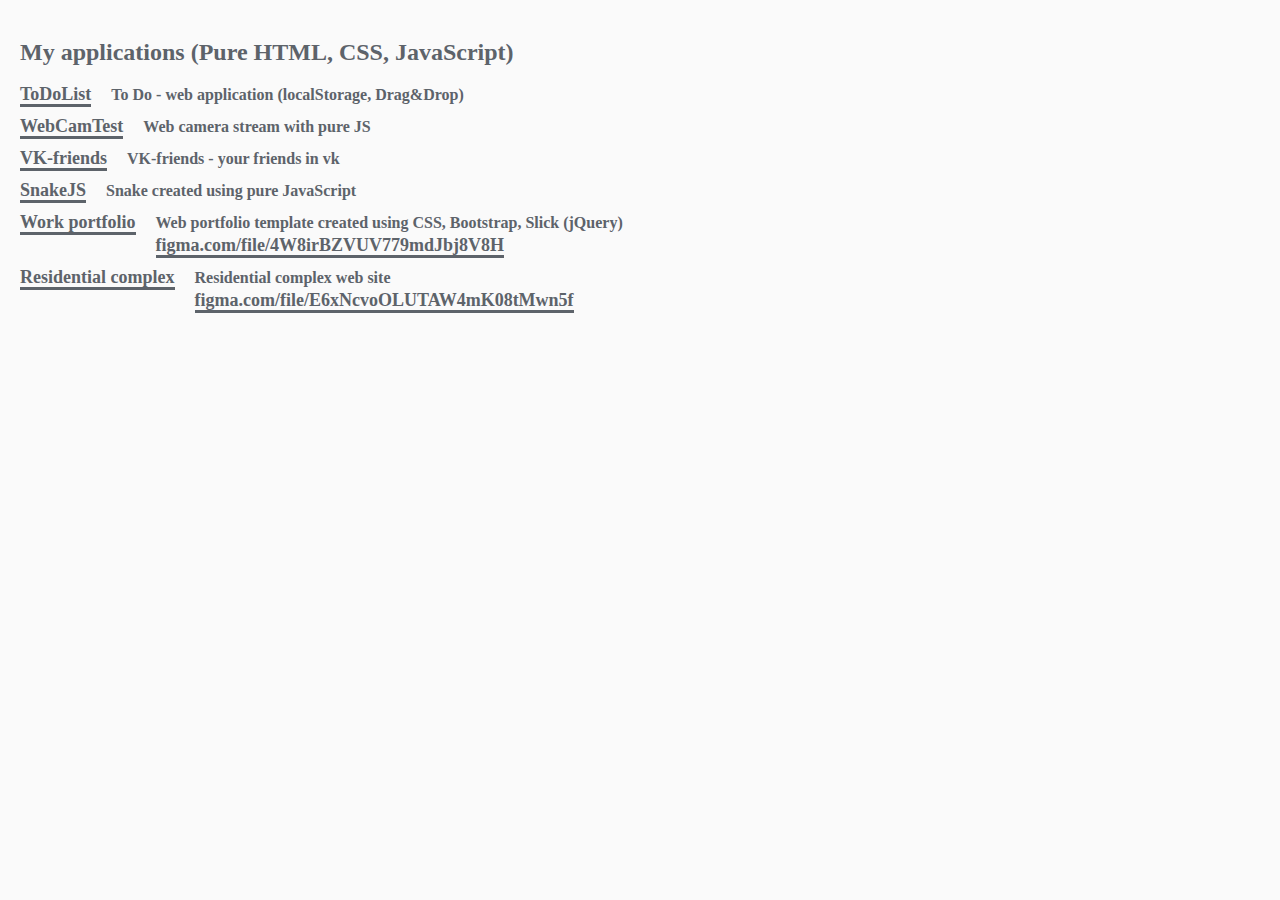
<file: index.html>
<!DOCTYPE HTML>
<html lang="ru">

<head>
    <title>My web applications</title>
    <link rel="stylesheet" href="style.css">
    <meta charset="utf-8"/>
    <meta name='viewport' content='width=device-width, initial-scale=1, maximum-scale=1, user-scalable=no'/>
</head>

<body>
<div class="container">
    <h1>My applications (Pure HTML, CSS, JavaScript)</h1>
    <div class="project">
        <span class="project-name"><a href="todo-list/index.html">ToDoList</a></span>
        <span class="project-description">To Do - web application (localStorage, Drag&Drop)</span>
    </div>
    <div class="project">
        <span class="project-name"><a href="webcam-test/index.html">WebCamTest</a></span>
        <span class="project-description">Web camera stream with pure JS</span>
    </div>
    <div class="project">
        <span class="project-name"><a href="vk-friends/index.html">VK-friends</a></span>
        <span class="project-description">VK-friends - your friends in vk</span>
    </div>
    <div class="project">
        <span class="project-name"><a href="snake-js/index.html">SnakeJS</a></span>
        <span class="project-description">Snake created using pure JavaScript</span>
    </div>
    <div class="project">
        <span class="project-name"><a href="template-portfolio/index.html">Work portfolio</a></span>
        <span class="project-description">Web portfolio template created using CSS, Bootstrap, Slick (jQuery)
            <br><a href="https://www.figma.com/file/4W8irBZVUV779mdJbj8V8H">
                figma.com/file/4W8irBZVUV779mdJbj8V8H
            </a></span>
    </div>
    <div class="project">
        <span class="project-name"><a href="residential-complex/index.html">Residential complex</a></span>
        <span class="project-description">Residential complex web site
            <br><a href="https://www.figma.com/file/E6xNcvoOLUTAW4mK08tMwn5f">
                figma.com/file/E6xNcvoOLUTAW4mK08tMwn5f
            </a></span>
    </div>
</div>
</body>

</html>
</file>
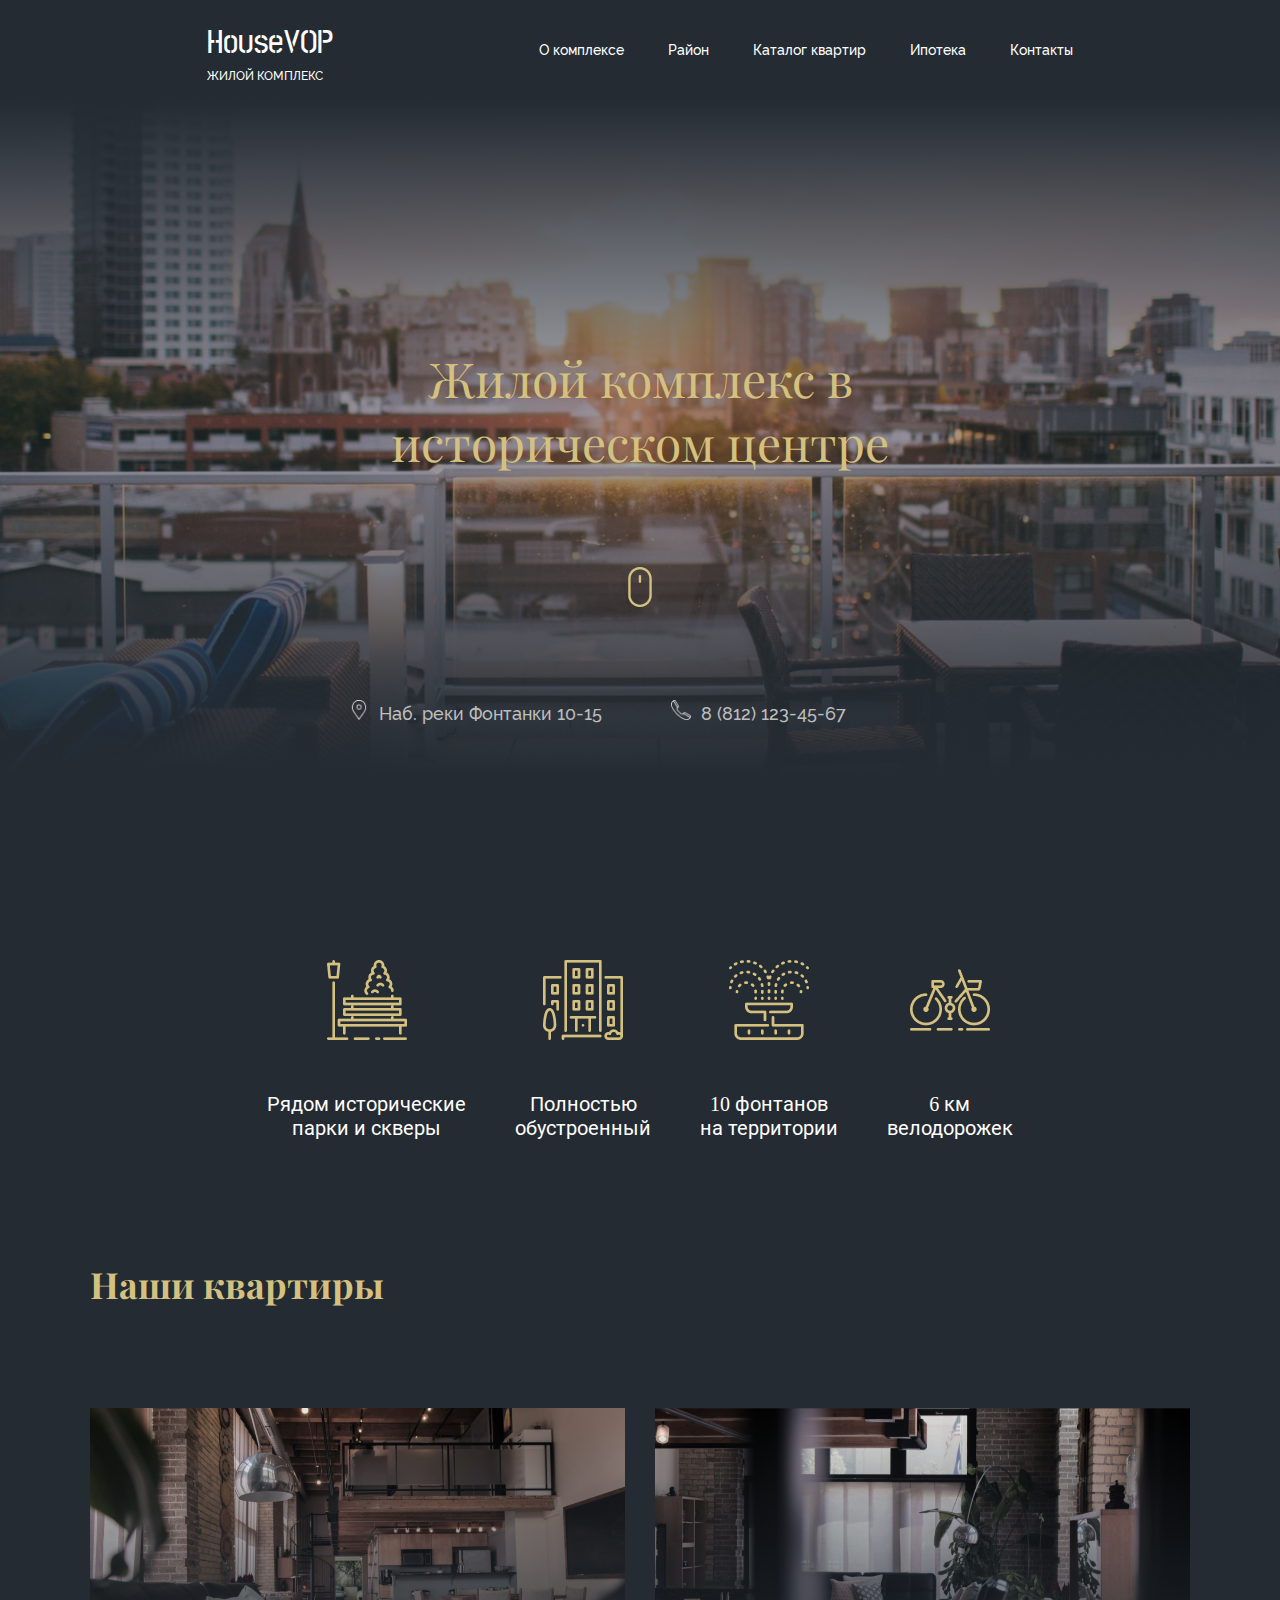
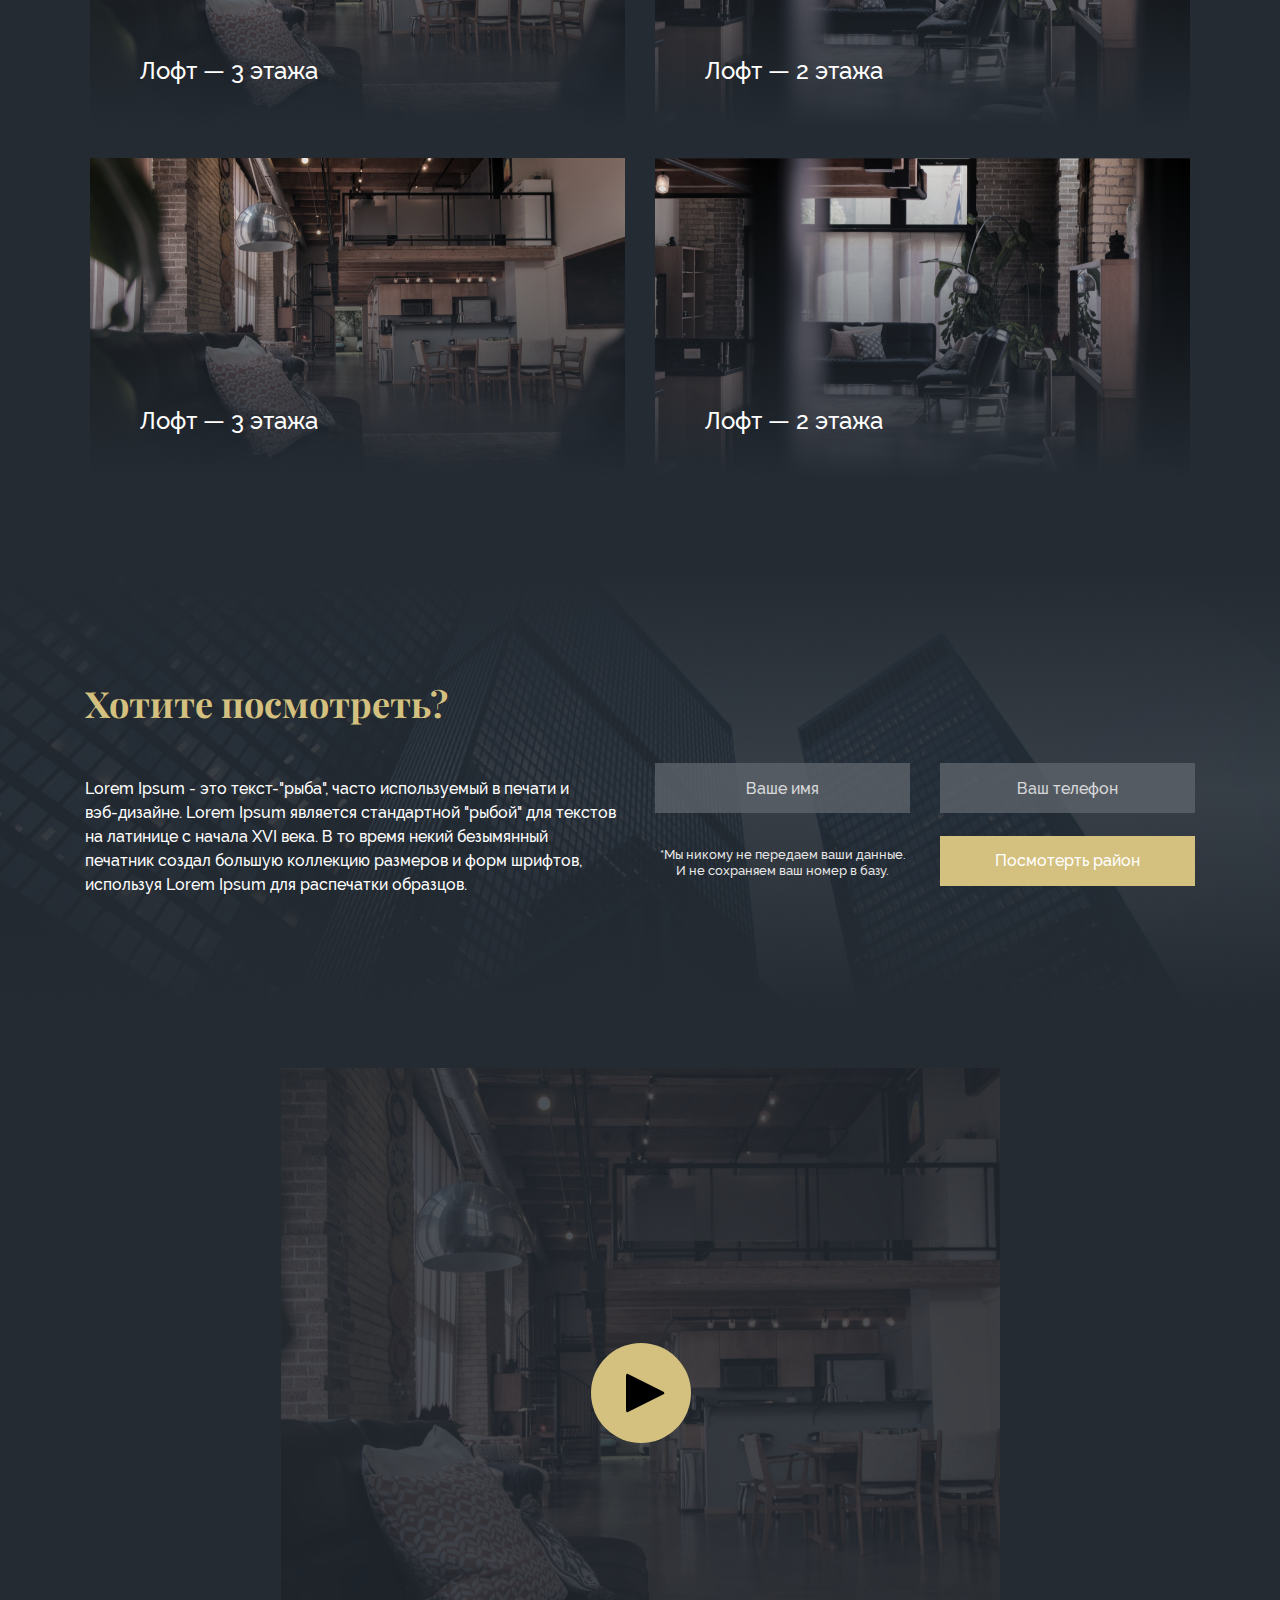
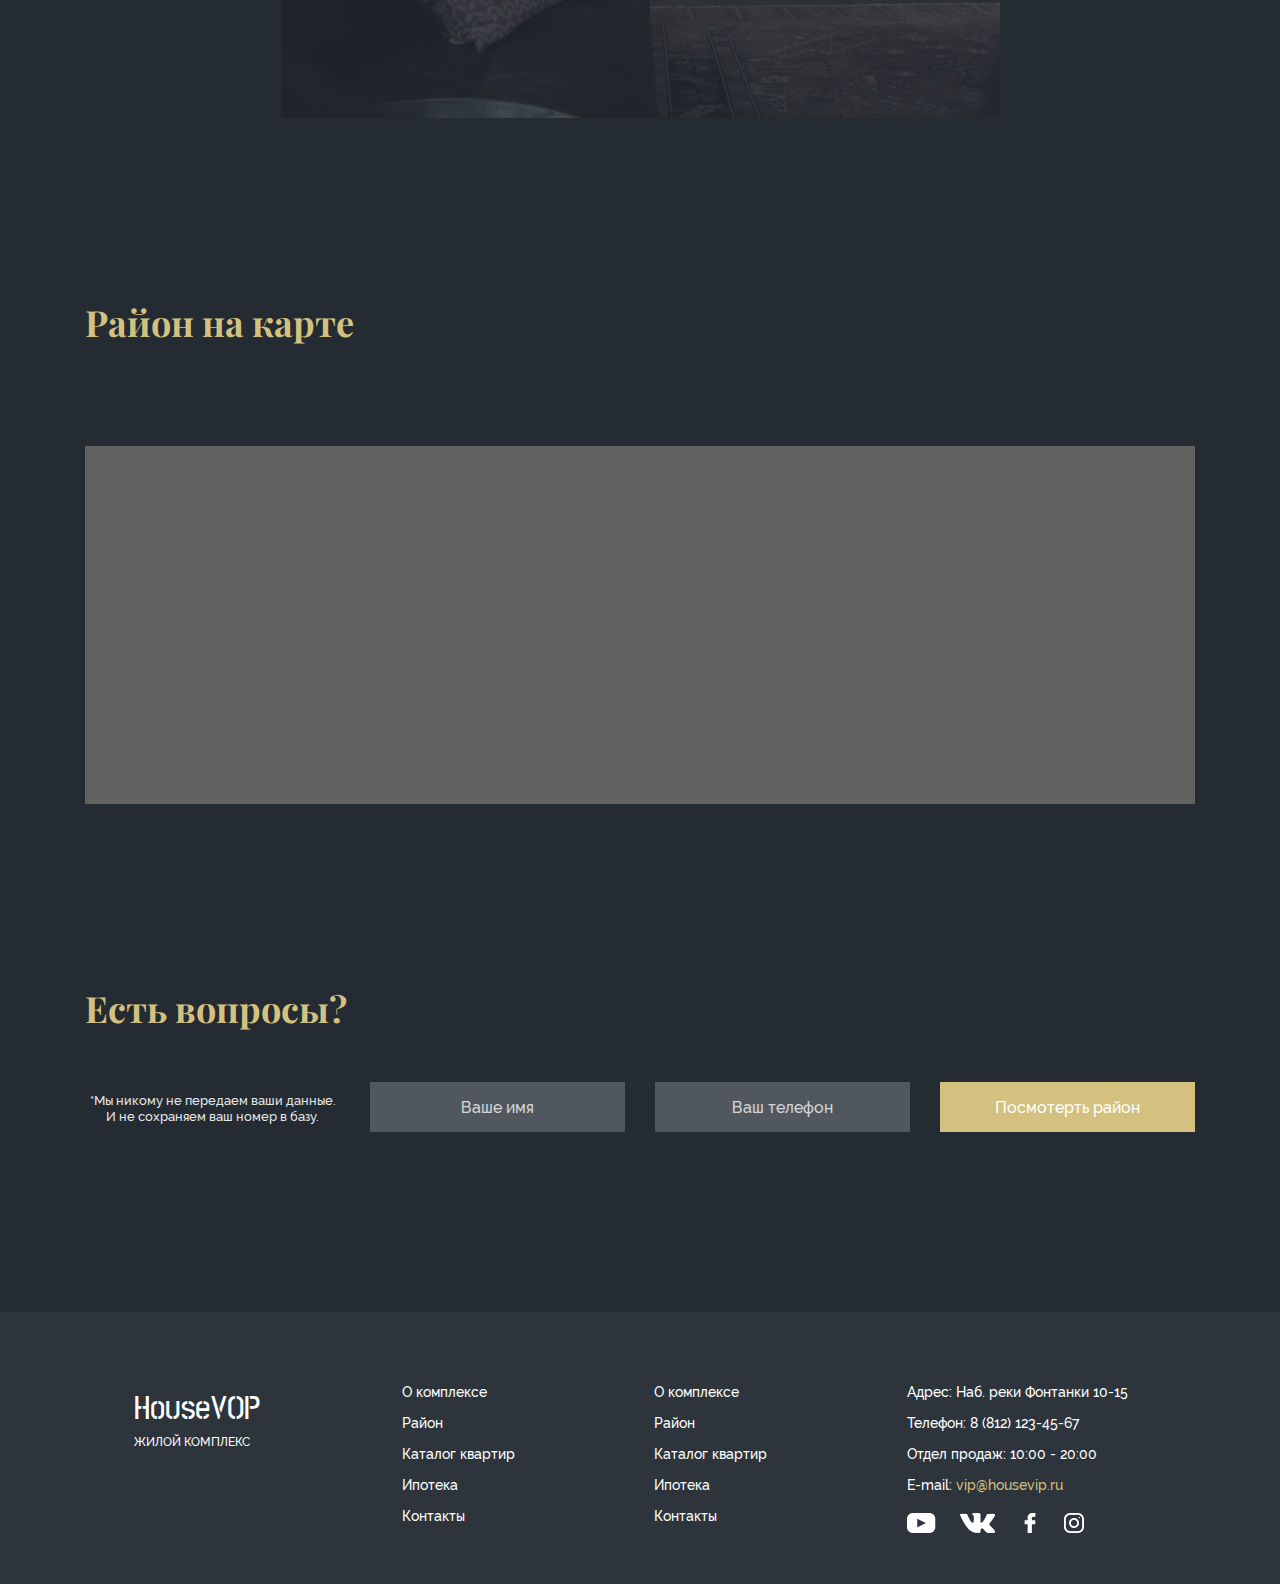
<file: residential-complex/index.html>
<!DOCTYPE html>
<html lang="en">

<head>
    <meta charset="UTF-8">
    <title>Residential-complex</title>
    <meta name="viewport" content="width=device-width, initial-scale=1">
    <link href="style.css" rel="stylesheet">
    <link href="https://fonts.googleapis.com/css?family=Playfair+Display&display=swap" rel="stylesheet">
</head>

<body>
<div class="first-screen">
    <div class="first-screen__header">
        <div>
            <p class="logo_name">HouseVOP</p>
            <p class="logo_text">Жилой комплекс</p>
        </div>
        <div class="first-screen__menu">
            <a href="#" class="link">О комплексе</a>
            <a href="#" class="link">Район</a>
            <a href="#" class="link">Каталог квартир</a>
            <a href="#" class="link">Ипотека</a>
            <a href="#" class="link">Контакты</a>
        </div>
    </div>
    <div class="first-screen__center">
        <p class="center_text">Жилой комплекс в историческом центре</p>
        <img src="images/mouse.png" alt=""/>
        <div class="first-screen__footer">
            <span><img src="images/placeholder.png" alt=""/>Наб. реки Фонтанки 10-15</span>
            <span><img src="images/phone-call.png" alt=""/>8 (812) 123-45-67</span>
        </div>
    </div>
</div>
<div class="container">
    <div class="testimonials">
        <div><img src="images/bench.png" alt=""/>
            <p>Рядом исторические <br> парки и скверы</p></div>
        <div><img src="images/building.png" alt=""/>
            <p>Полностью <br> обустроенный</p></div>
        <div><img src="images/fountain.png" alt=""/>
            <p>10 фонтанов <br> на территории</p></div>
        <div><img src="images/bicycle.png" alt=""/>
            <p>6 км <br> велодорожек</p></div>
    </div>
</div>
<div class="container">
    <div class="apartments">
        <p class="title">Наши квартиры</p>
        <div>
            <a href="#" class="apartment loft-1"><p>Лофт — 3 этажа</p></a>
            <a href="#" class="apartment loft-2"><p>Лофт — 2 этажа</p></a>
            <a href="#" class="apartment loft-3"><p>Лофт — 3 этажа</p></a>
            <a href="#" class="apartment loft-4"><p>Лофт — 2 этажа</p></a>
        </div>
    </div>
</div>
<div class="cta">
    <div class="cta__div">
        <div class="cta__description">
            <p class="title">Хотите посмотреть?</p>
            <p class="cta__text">Lorem Ipsum - это текст-"рыба", часто используемый в печати и <br> вэб-дизайне. Lorem
                Ipsum является стандартной "рыбой" для текстов <br> на латинице с начала XVI века. В то время некий
                безымянный <br> печатник создал большую коллекцию размеров и форм шрифтов,<br> используя Lorem Ipsum для
                распечатки образцов.</p>
        </div>
        <div class="cta__form">
            <input class="input" type="text" placeholder="Ваше имя"/>
            <input class="input" type="text" placeholder="Ваш телефон"/>
            <p class="form_text">*Мы никому не передаем ваши данные. И не сохраняем ваш номер в базу.</p>
            <input class="button" type="button" value="Посмотерть район"/>
        </div>
    </div>
</div>
<div class="container">
    <div class="video">
        <div class="button__circle"></div>
        <div class="button__triangle"></div>
    </div>
</div>
<div class="container">
    <div class="map">
        <p class="title">Район на карте</p>
        <div class="canvas"></div>
    </div>
</div>
<div class="container">
    <div class="questions">
        <p class="title">Есть вопросы?</p>
        <div>
            <p class="form_text">*Мы никому не передаем ваши данные. И не сохраняем ваш номер в базу.</p>
            <input class="input" type="text" placeholder="Ваше имя"/>
            <input class="input" type="text" placeholder="Ваш телефон"/>
            <input class="button" type="button" value="Посмотерть район"/>
        </div>
    </div>
</div>
<div class="footer">
    <div class="col col-1">
        <div>
            <p class="logo_name">HouseVOP</p>
            <p class="logo_text">Жилой комплекс</p>
        </div>
    </div>
    <div class="col col-2">
        <p class="link">О комплексе</p>
        <p class="link">Район</p>
        <p class="link">Каталог квартир</p>
        <p class="link">Ипотека</p>
        <p class="link">Контакты</p>
    </div>
    <div class="col col-3">
        <p class="link">О комплексе</p>
        <p class="link">Район</p>
        <p class="link">Каталог квартир</p>
        <p class="link">Ипотека</p>
        <p class="link">Контакты</p>
    </div>
    <div class="col col-4">
        <p class="white-text">Адрес: Наб. реки Фонтанки 10-15</p>
        <p class="white-text">Телефон: 8 (812) 123-45-67</p>
        <p class="white-text">Отдел продаж: 10:00 - 20:00</p>
        <p class="white-text">E-mail: <span class="email">vip@housevip.ru</span></p>
        <div class="social">
            <a href="#"><img src="images/youtube.png" alt=""/></a>
            <a href="#"><img src="images/vk.png" alt=""/></a>
            <a href="#"><img src="images/facebook.png" alt=""/></a>
            <a href="#"><img src="images/instagram.png" alt=""/></a>
        </div>
    </div>
</div>
</body>

</html>
</file>
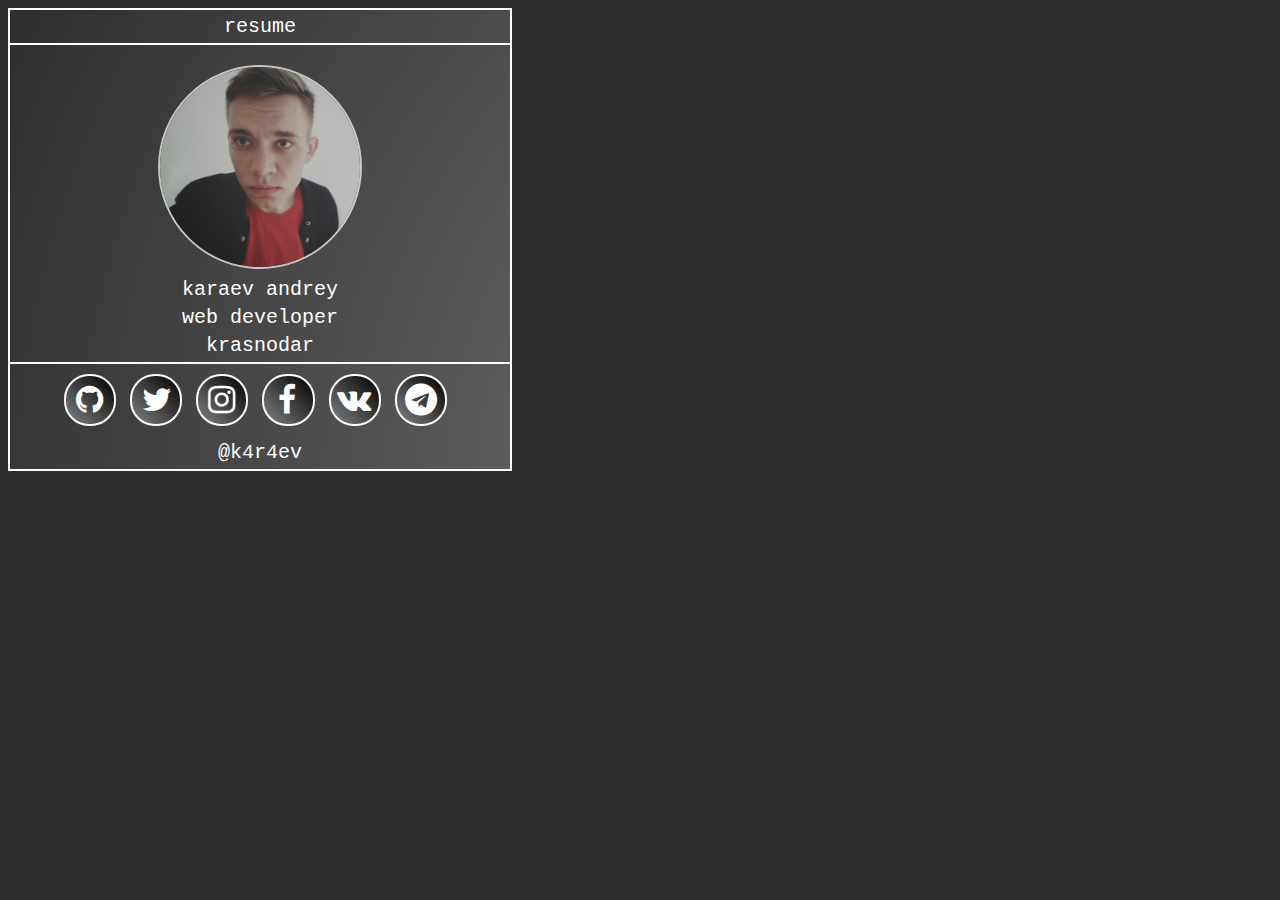
<file: resume/index.html>
<!DOCTYPE HTML>
<html lang="en">

<head>
    <meta charset="utf-8"/>
    <title>andrey karaev</title>
    <link href="style.css" rel="stylesheet">
    <link href="https://maxcdn.bootstrapcdn.com/font-awesome/4.7.0/css/font-awesome.min.css" rel="stylesheet">
    <link rel="shortcut icon" href="images/favicon.png">
</head>

<body>

<div class="window" style="top: 0; left: 0" onmousedown="dragOBJ(this,event); return false;" draggable="true">
    <div class="header">
        <p>resume</p>
    </div>

    <hr>

    <div class="article"><img id="img1" src="images/img1.jpeg" alt="img1"/>
        <p>karaev andrey</p>
        <p>web developer</p>
        <p>krasnodar</p>
    </div>

    <hr>

    <div class="footer">
        <div class="icons">
                <span class="github">
                    <a href="https://github.com/k4r4ev" target="_blank"><i class="fa fa-github fa-2x"></i></a>
                </span>
            <span class="twitter">
                    <a href="https://twitter.com/k4r4ev" target="_blank"><i class="fa fa-twitter fa-2x"></i></a>
                </span>
            <span class="instagram">
                    <a href="https://www.instagram.com/k4r4ev" target="_blank"><i class="fa fa-instagram fa-2x"></i></a>
                </span>
            <span class="facebook">
                    <a href="https://www.facebook.com/k4r4ev" target="_blank"><i class="fa fa-facebook fa-2x"></i></a>
                </span>
            <span class="vk">
                    <a href="https://vk.com/k4r4ev" target="_blank"><i class="fa fa-vk fa-2x"></i></a>
                </span>
            <span class="telegram">
                    <a href="https://www.telegram.com/k4r4ev" target="_blank"><i class="fa fa-telegram fa-2x"></i></a>
                </span>
            <p>@k4r4ev</p>
        </div>
    </div>

</div>
<script src="script.js"></script>
</body>

</html>
</file>
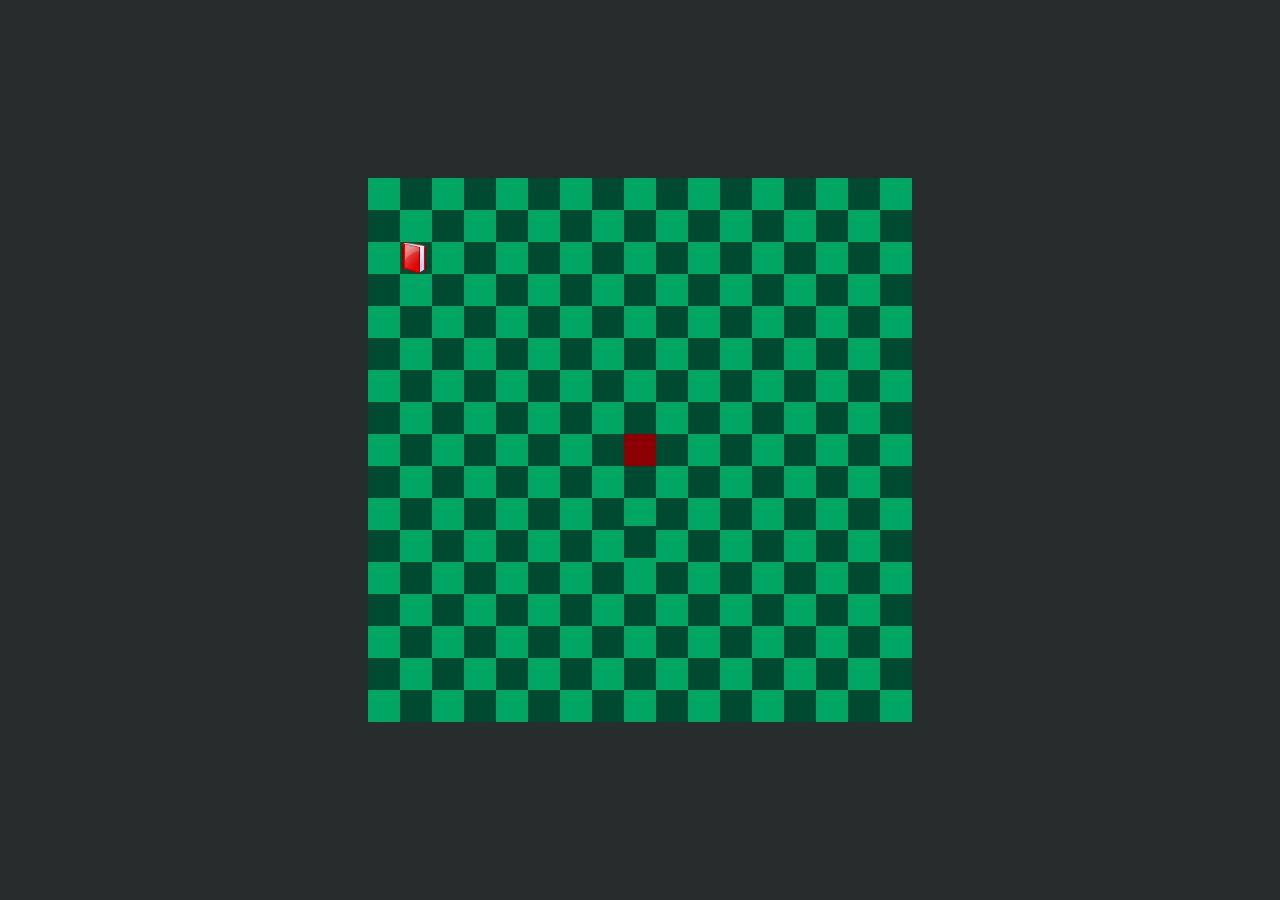
<file: snake-js/index.html>
<!DOCTYPE html>
<html lang="ru">

<head>
  <meta charset="UTF-8">
  <title>Snake.js</title>
  <link rel="stylesheet" href="styles/style.css">
</head>

<body>
  <canvas id="game" width="608" height="608"></canvas>
  <script src="scripts/script.js"></script>
</body>

</html>
</file>
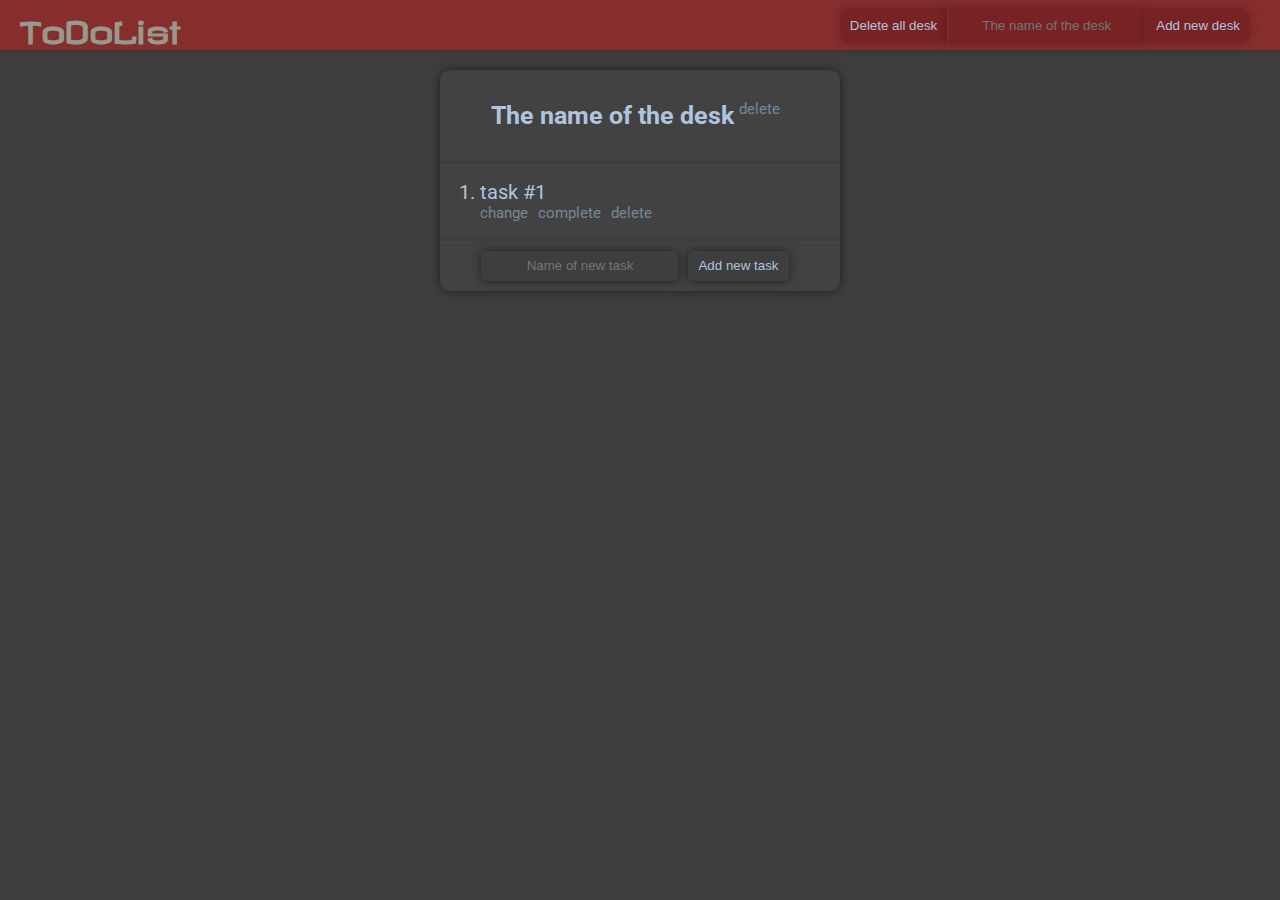
<file: todo-list/index.html>
<html lang="en">

<head>
    <title>ToDoList</title>
    <script src="script.js"></script>
    <link href="style.css" rel="stylesheet">
    <link href="https://fonts.googleapis.com/css?family=Revalia&display=swap" rel="stylesheet">
    <link href="https://fonts.googleapis.com/css?family=Roboto&display=swap" rel="stylesheet">
</head>

<body>
    <div class="panel" id="panel">
        <div class="logo">ToDoList</div>
        <script>
            initHeader();
        </script>
    </div>
    <div class="container" id="container">
        <script>
            start();
        </script>
    </div>
</body>

</html>
</file>
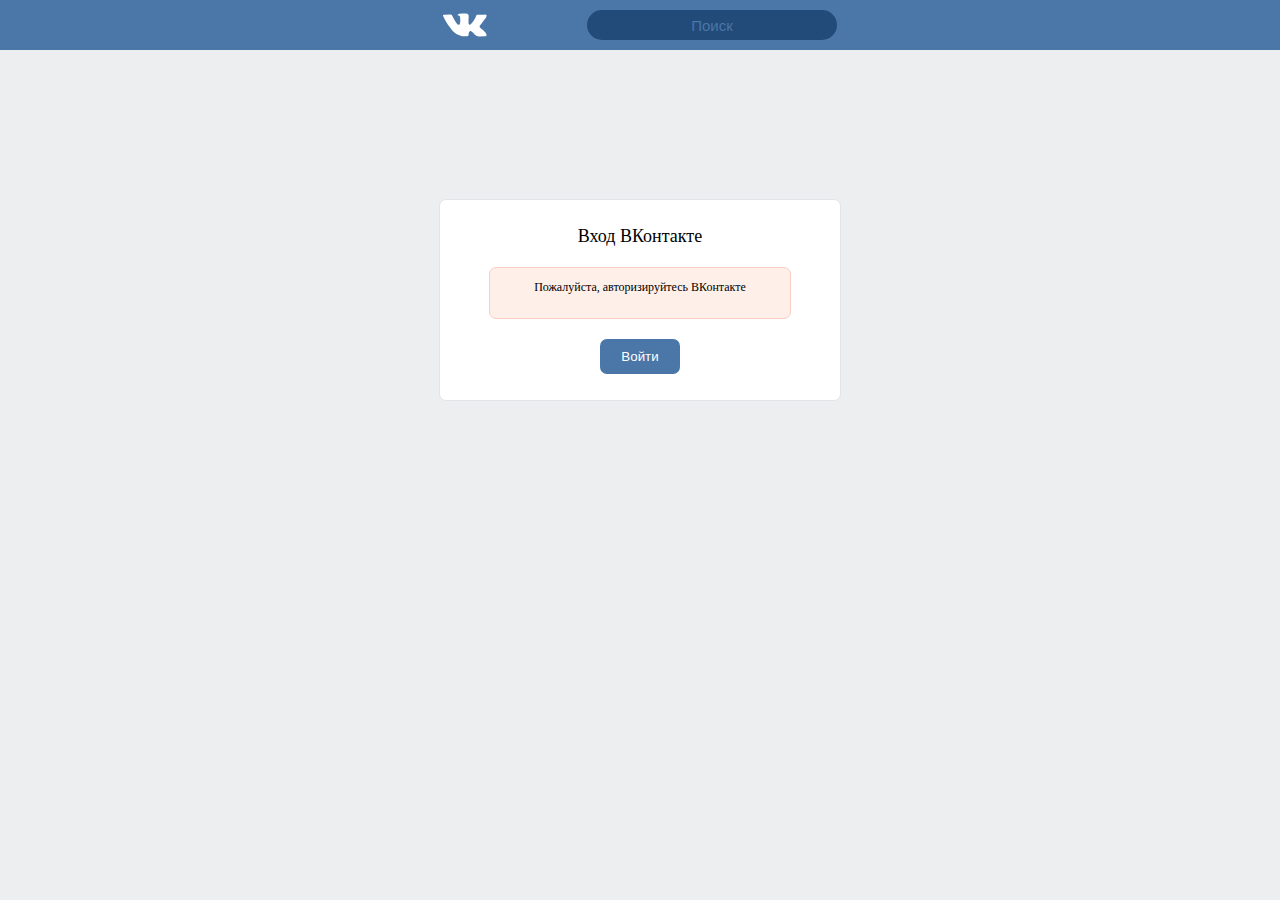
<file: vk-client/index.html>
<html lang="en">

<head>
    <title>VK Client</title>
    <link href="style.css" rel="stylesheet">
    <script type="text/javascript" src="https://vk.com/js/api/openapi.js?162"></script>
</head>

<body>
<div class="panel" id="panel">
    <div class="header">
        <img src="images/vk-logo.svg" alt="error">
        <input type="text" placeholder="Поиск"/>
    </div>
</div>
<div class="container" id="container">
    <div class="window">
        <h3>Вход ВКонтакте</h3>
        <div class="prompt">
            <p>Пожалуйста, авторизируйтесь ВКонтакте</p>
        </div>
        <button id="button" value="Войти">Войти</button>
    </div>
</div>
<script src="script.js"></script>
</body>

</html>
</file>
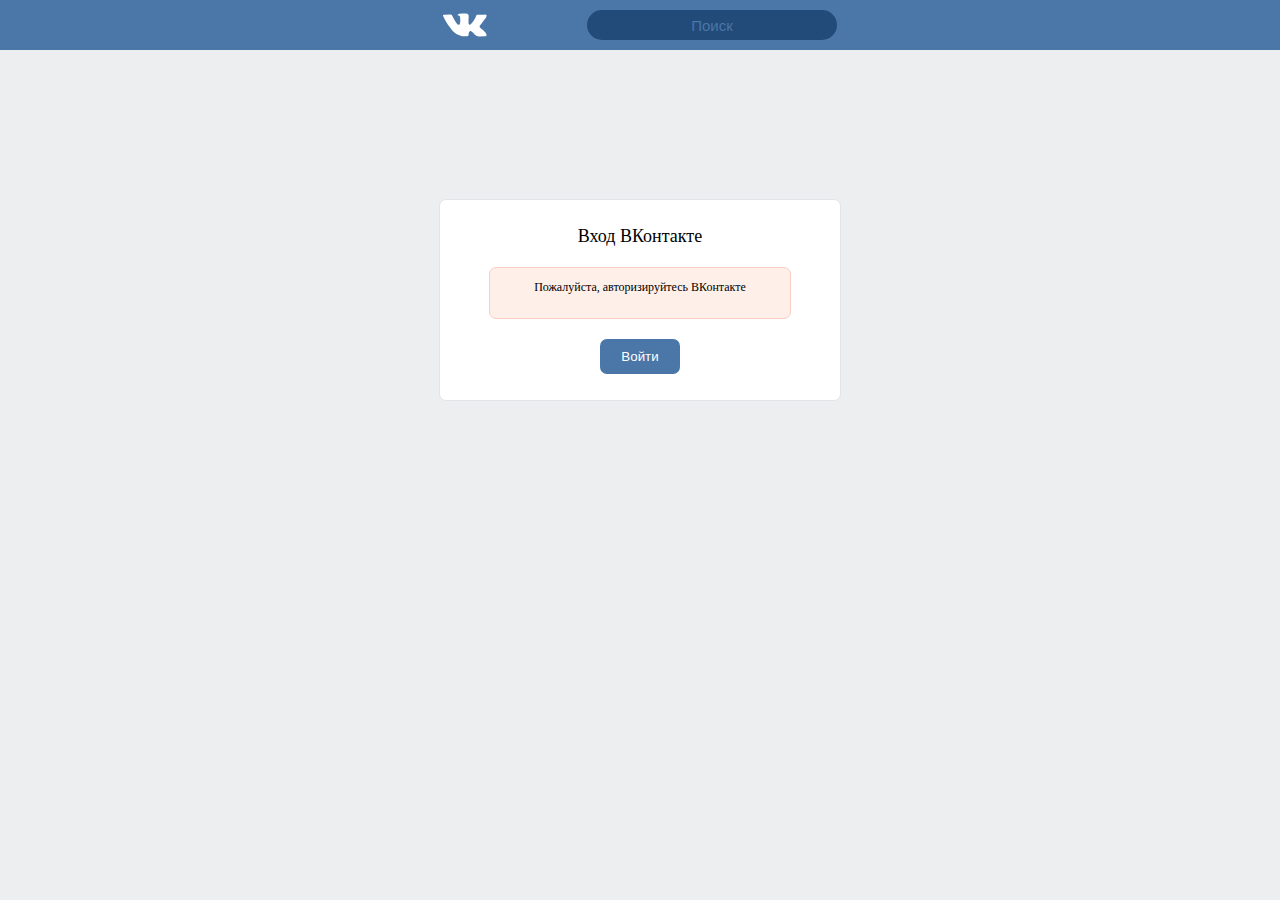
<file: vk-friends/index.html>
<html lang="en">

<head>
    <title>VK Friends</title>
    <link href="style.css" rel="stylesheet">
    <script type="text/javascript" src="https://vk.com/js/api/openapi.js?162"></script>
</head>

<body>
<div class="panel" id="panel">
    <div class="header">
        <img src="images/vk-logo.svg" alt="error">
        <input type="text" placeholder="Поиск"/>
    </div>
</div>
<div class="container" id="container">
    <div class="window">
        <h3>Вход ВКонтакте</h3>
        <div class="prompt">
            <p>Пожалуйста, авторизируйтесь ВКонтакте</p>
        </div>
        <button id="button" value="Войти">Войти</button>
    </div>
</div>
<script src="script.js"></script>
</body>

</html>
</file>
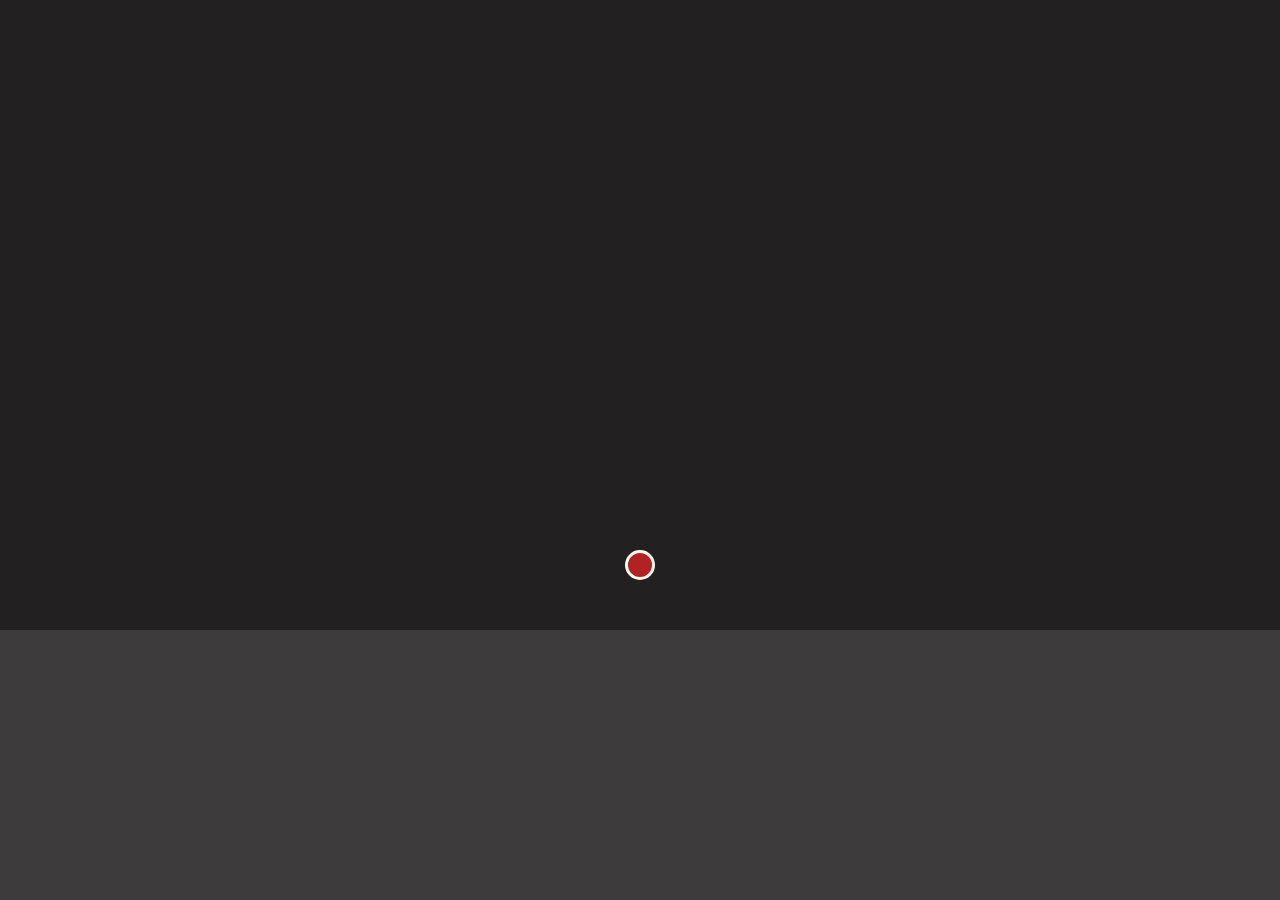
<file: webcam-test/index.html>
<html lang="en">

<head>
    <title>WebCamTest</title>
    <script src="script.js"></script>
    <link href="style.css" rel="stylesheet">
</head>

<body>
<div class="stream">
    <video id="video" autoplay="autoplay"></video>
    <input id="button" type="button">
</div>
<div class="canvas">
    <canvas id="canvas"></canvas>
</div>
<div class="photos" id="photos"></div>
</body>

</html>
</file>
<file: style.css>
body {
  padding: 0;
  margin: 0;
  background-color: #fafafa;
}

h1 {
  color: #5d636a;
  font-family: Verdana;
  font-weight: 700;
  font-size: 24px;
  line-height: 32px;
}

.container {
  display: flex;
  flex-direction: column;
  align-items: flex-start;
  padding-top: 20px;
  padding-left: 20px;
}

.container :last-child {
  margin-bottom: 0;
}

.project {
  display: flex;
  flex-direction: row;
  justify-content: flex-start;
  margin-bottom: 10px;
}

.project-name {
  margin-right: 20px;
}

.project-name a {
  color: #5d636a;
  font-family: 'Segoe UI';
  font-weight: 700;
  font-size: 18px;
  line-height: 20px;
  text-decoration: none;
  border-bottom: #5d636a solid 3px;
}

.project-name a:hover {
  color: #333;
}

.project-description {
  color: #5d636a;
  font-family: 'Segoe UI';
  font-weight: 700;
  font-size: 16px;
  line-height: 22px;
}

.project-description a {
  color: #5d636a;
  font-family: 'Segoe UI';
  font-weight: 700;
  font-size: 18px;
  line-height: 22px;
  text-decoration: none;
  border-bottom: #5d636a solid 3px;
}

.project-description a:hover {
  color: #333;
}
</file>
<file: residential-complex/style.css>
* {
    margin: 0;
    padding: 0;
}

body {
    background: #242B33;
}

@font-face {
    font-family: 'Post No Bills Jaffna SemiBold';
    font-style: normal;
    font-weight: normal;
    src: local('Post No Bills Jaffna SemiBold'), url('fonts/PostNoBillsJaffna-SemiBold.woff') format('woff');
}

@font-face {
    font-family: 'Raleway';
    font-style: normal;
    font-weight: normal;
    src: local('Raleway'), url('fonts/Raleway-Medium.ttf') format('woff');
}

@font-face {
    font-family: 'Roboto';
    font-style: normal;
    font-weight: normal;
    src: local('Roboto'), url('fonts/KFOmCnqEu92Fr1Mu5mxKOzY.woff2') format('woff2');
}

.container {
    display: flex;
    align-items: center;
    justify-content: center;
    width: 100%;
}

.title {
    font-family: Playfair Display, serif;
    font-style: normal;
    font-weight: bold;
    font-size: 36px;
    color: #D4C17F;
}

.input {
    width: 255px;
    height: 50px;
    background: #5d636a;
    opacity: 0.8;
    border: none;
    font-family: Raleway, serif;
    font-size: 16px;
    color: #fff;
    text-align: center;
}

.input[type="text"]::placeholder {
    text-align: center;
    color: #fff;
}

.button {
    width: 255px;
    height: 50px;
    background: #D4C17F;
    border: none;
    font-family: Raleway, serif;
    font-size: 16px;
    color: #FFFFFF;
    cursor: pointer;
}

.form_text {
    width: 255px;
    height: 28px;
    font-family: Raleway, serif;
    font-size: 13px;
    line-height: 16px;
    text-align: center;
    color: #E7E7E7;
}

.logo_name {
    color: #fff;
    font-size: 34px;
    font-family: 'Post No Bills Jaffna SemiBold', serif;
}

.logo_text {
    color: #fff;
    font-family: Raleway, serif;
    font-size: 12px;
    text-transform: uppercase;
}

.link {
    font-family: Raleway, serif;
    text-decoration: none;
    font-size: 14px;
    color: #fff;
}

.link:hover {
    text-decoration: underline;
    cursor: pointer;
}


/* FIRST-SCREEN */
.first-screen {
    width: 100%;
    height: 840px;
    display: flex;
    align-items: center;
    justify-content: flex-start;
    flex-direction: column;
    background-image: url("images/background.png");
    background-repeat: no-repeat;
    background-position: center;
    background-size: auto;
}

.first-screen__header {
    width: 100%;
    height: 100px;
    max-width: 1920px;
    display: flex;
    align-items: center;
    justify-content: space-evenly;
    flex-direction: row;
}

.first-screen__header .link {
    margin-right: 40px;
}

.first-screen__menu :last-child {
    margin-right: 0;
}

.first-screen__center {
    width: 582px;
    height: 470px;
    margin-top: 200px;
    display: flex;
    flex-direction: column;
    align-items: center;
    justify-content: space-around;
}

.first-screen__center img {
    width: 40px;
    height: 40px;
}

.center_text {
    color: #D4C17F;
    font-family: Playfair Display, serif;
    font-size: 48px;
    text-align: center;
}

.first-screen__footer {
    width: 100%;
    display: flex;
    flex-direction: row;
    justify-content: space-between;
    align-items: center;
}

.first-screen__footer span {
    font-family: Raleway, serif;
    font-size: 18px;
    width: 260px;
    color: #bdbdbd;
}

.first-screen__footer img {
    width: 20px;
    height: 20px;
    margin-right: 10px;
}


/* TESTIMONIALS */
.testimonials {
    margin: 120px 0;
    height: 180px;
    width: 794px;
    display: flex;
    flex-direction: row;
    justify-content: space-around;
}

.testimonials div {
    display: flex;
    flex-direction: column;
    justify-content: space-between;
    align-items: center;
}

.testimonials img {
    width: 80px;
    height: 80px;
}

.testimonials p {
    text-align: center;
    color: white;
    font-family: Roboto, serif;
    font-size: 20px;
}


/* APARTMENTS */
.apartments {
    width: 1100px;
    min-height: 806px;
}

.apartments .title {
    margin-bottom: 100px;
}

.apartments div {
    display: flex;
    justify-content: space-between;
    align-items: center;
    flex-wrap: wrap;
}

.apartment {
    width: 535px;
    height: 320px;
    margin-bottom: 30px;
}

.loft-1 {
    background-image: url("images/Rectangle1.png");
}

.loft-2 {
    background-image: url("images/Rectangle2.png");
}

.loft-3 {
    background-image: url("images/Rectangle3.png");
}

.loft-4 {
    background-image: url("images/Rectangle4.png");
}

.apartment p {
    position: absolute;
    margin-top: 248px;
    margin-left: 50px;
    font-family: Raleway, serif;
    font-style: normal;
    font-weight: normal;
    font-size: 24px;
    color: #FFFFFF;
}


/* CTA */
.cta {
    width: 100%;
    height: 560px;
    background-image: url("images/cta.png");
    background-repeat: no-repeat;
    background-position: center;
    background-size: auto;
    display: flex;
    justify-content: center;
    align-items: center;
}

.cta .title {
    margin-bottom: 50px;
}

.cta__div {
    display: flex;
    flex-direction: row;
    align-items: flex-end;
}

.cta__description {
    display: flex;
    flex-direction: column;
    justify-content: space-between;
    align-items: flex-start;
    width: 535px;
    margin-right: 35px;
}

.cta__text {
    font-family: Raleway, serif;
    font-style: normal;
    font-size: 16px;
    line-height: 24px;
    color: #FFFFFF;
}

.cta__form {
    display: flex;
    flex-wrap: wrap;
    flex-direction: row;
    justify-content: space-between;
    align-items: center;
    width: 540px;
    height: 145px;
}


/* VIDEO */
.video {
    background-image: url("images/video.png");
    background-repeat: no-repeat;
    background-size: cover;
    background-position: center;
    width: 719px;
    height: 650px;
}

.button__circle {
    position: absolute;
    margin-top: 275px;
    margin-left: 310px;
    width: 100px;
    height: 100px;
    background: #D4C17F;
    border-radius: 50%;
    cursor: pointer;
}

.button__triangle {
    position: absolute;
    margin-top: 305px;
    margin-left: 345px;
    width: 0;
    height: 0;
    border-top: 20px solid transparent;
    border-left: 40px solid #000;
    border-bottom: 20px solid transparent;
    cursor: pointer;
    border-radius: 3px 30px 0 3px;
}


/* MAP */
.map {
    width: 1110px;
    margin-top: 180px;
}

.canvas {
    height: 358px;
    width: 1110px;
    background: #626262;
    margin-top: 100px;
}


/* QUESTIONS */
.questions {
    margin-top: 180px;
}

.questions div {
    margin-top: 50px;
    width: 1110px;
    display: flex;
    flex-direction: row;
    justify-content: space-between;
    align-items: center;
}


/* FOOTER */
.footer {
    width: 100%;
    height: 272px;
    background: #2D343C;
    margin-top: 180px;
    display: flex;
    flex-direction: row;
    justify-content: space-evenly;
}

.white-text {
    font-family: Raleway, serif;
    text-decoration: none;
    font-size: 14px;
    color: #fff;
}

.email {
    color: #D4C17F;
}

.col {
    padding-top: 72px;
}

.col > p {
    margin-bottom: 15px;
}

.col :last-child {
    margin-bottom: 0;
}

.col-1 {
    width: 134px;
}

.col-2 {
    width: 119px;
}

.col-3 {
    width: 119px;
}

.col-4 {
    width: 239px;
}

.social {
    margin-top: 20px;
}

.social * {
    margin-right: 20px;
}

.social :last-child {
    margin-right: 0;
}
</file>
<file: resume/style.css>
p {
    margin: 5px;
}

body {
    background: #2e2e2e;
}

.window {
    position: relative;
    width: 500px;
    border: 2px solid white;
    text-align: center;
    background: radial-gradient(circle farthest-corner at 1000px 500px, grey, #2e2e2e);
}

.window:hover {
    background: radial-gradient(circle farthest-corner at 900px 400px, grey, #2e2e2e);
    cursor: move;
}

.window img {
    margin-top: 20px;
    height: 200px;
    width: 200px;
    border-radius: 200px;
    border: 2px solid white;
    opacity: 0.7;
}

.window p {
    color: white;
    font-family: Courier, monospace;
    font-size: 15pt;
    font-stretch: ultra-expanded;
}

.window hr {
    border: none;
    height: 2px;
    margin: 0;
    color: white;
    background-color: white;
}

.icons {
    transition-duration: 2s;
    margin-top: 10px;
}

.icons * a {
    display: inline-block;
    width: 20px;
    height: 20px;
    background: linear-gradient(45deg, grey, black);
    border-radius: 25px;
    margin: 0 10px 10px 0;
    color: white;
    border: 2px solid white;
    cursor: pointer;
}

.github a {
    padding: 8px 18px 20px 10px;
}

.github a:hover {
    background: linear-gradient(5deg, black, #191919);
    color: #fff;
}

.twitter a {
    padding: 8px 18px 20px 10px;
}

.twitter a:hover {
    background: linear-gradient(5deg, black, #00acee);
    color: #fff;
}

.instagram a {
    padding: 8px 18px 20px 10px;
}

.instagram a:hover {
    background: linear-gradient(5deg, black, #fb607f);
    color: #fff;
}

.facebook a {
    padding: 8px 16px 20px 13px;
}

.facebook a:hover {
    background: linear-gradient(5deg, black, #3b5998);
    color: #fff;
}

.vk a {
    padding: 8px 22px 20px 6px;
}

.vk a:hover {
    background: linear-gradient(5deg, black, #5d84ae);
    color: #fff;
}

.telegram a {
    padding: 8px 20px 20px 8px;
}

.telegram a:hover {
    background: linear-gradient(5deg, black, #0088cc);
    color: #fff;
}
</file>
<file: snake-js/styles/style.css>
body {
  margin: 0;
  height: 100vh;
  width: 100vw;
  background-color: #272d2c;
  display: flex;
  justify-content: center;
  align-items: center;
}

canvas {
  display: block;
  margin: 0;
  background-color: #4A752C;
}
</file>
<file: todo-list/style.css>
body {
    margin: 0;
    background-color: #3e3e3e;
    font-family: Roboto, serif;
}

h2 {
    font-size: 25px;
    text-align: center;
    color: lightsteelblue;
    outline: none;
    margin-right: 5px;
}

hr {
    border: none;
    color: #3e3e3e;
    background-color: #3e3e3e;
    height: 3px;
}

.over {
    visibility: hidden;
}

.container {
    width: 100%;
    margin: 0;
    padding: 0;
    display: flex;
    flex-wrap: wrap;
    flex-direction: row;
    justify-content: space-evenly;
    align-items: center;
}

.logo {
    font-family: Revalia, serif;
    font-weight: bolder;
    font-size: 30px;
    text-align: center;
    color: #959b8b;
    margin-left: 20px;
}

.panel {
    width: 100%;
    height: 50px;
    background-color: #862d2d;
    box-shadow: 0 0 10px rgba(0, 0, 0, 0.2);
    display: flex;
    justify-content: space-between;
    align-items: center;
}

.panelInput1 {
    background-color: #772323;
    box-shadow: 0 0 10px rgba(0, 0, 0, 0.2);
    border: none;
    height: 35px;
    border-radius: 10px 0 0 10px;
    color: lightsteelblue;
    outline: none;
    text-align: center;
    margin-right: 0;
    padding: 0 10px;
}

.panelInput2 {
    background-color: #772323;
    box-shadow: 0 0 10px rgba(0, 0, 0, 0.3);
    border: none;
    height: 35px;
    border-radius: 0;
    color: lightsteelblue;
    outline: none;
    text-align: center;
    border-left: #862d2d solid 1px;
    border-right: #862d2d solid 1px;
    padding: 0 10px;
}

.panelInput3 {
    background-color: #772323;
    box-shadow: 0 0 10px rgba(0, 0, 0, 0.2);
    border: none;
    height: 35px;
    border-radius: 0 10px 10px 0;
    color: lightsteelblue;
    outline: none;
    text-align: center;
    margin-right: 30px;
    padding: 0 10px;
}

.desk {
    width: 400px;
    border-radius: 10px;
    background-color: #424242;
    box-shadow: 0 0 10px rgba(0, 0, 0, 0.5);
    margin: 20px;
}

.desk a {
    background-color: #424242;
    font-size: 15px;
    border: none;
    height: 30px;
    border-radius: 10px;
    color: lightslategrey;
    outline: none;
    text-align: center;
    padding: 0;
    margin: 0 10px 0 0;
    cursor: pointer;
}

.desk span {
    color: lightslategrey;
}

.desk input {
    background-color: #3e3e3e;
    box-shadow: 0 0 10px rgba(0, 0, 0, 0.5);
    border: none;
    height: 30px;
    border-radius: 5px;
    color: lightsteelblue;
    outline: none;
    text-align: center;
    margin-right: 10px;
    padding: 0 10px;
}

.desk ol {
    color: lightsteelblue;
}

.desk li {
    font-size: 20px;
    width: 300px;
    outline: none;
}

.complete {
    text-decoration: line-through;
}

.desk div {
    margin: 10px 0;
    display: flex;
    justify-content: center;
    align-items: center;
}
</file>
<file: vk-client/style.css>
body {
    margin: 0;
    background-color: #EDEEF0;
}

hr {
    border: none;
    color: #EDEEF0;
    background-color: #EDEEF0;
    height: 0.8px;
    width: 350px;
    margin: 0;
}

h3 {
    font-family: Verdana, Tahoma, serif;
    font-weight: 500;
    margin: 0;
    font-size: 18;
}

button {
    width: 80px;
    height: 35px;
    color: #fff;
    background-color: #4A76A8;
    border: none;
    border-radius: 7px;
    outline: none;
}

.panel {
    width: 100%;
    height: 50px;
    display: flex;
    align-items: center;
    background-color: #4A76A8;
}

.header {
    width: 100%;
    display: flex;
    align-items: center;
    justify-content: center;
}

.header img {
    height: 40px;
    width: auto;
    margin-right: 100px;
}

.header input {
    width: 250px;
    height: 30px;
    border-radius: 15px;
    font-size: 15px;
    border: none;
    background-color: #224B7A;
    text-align: center;
    color: #EDEEF0;
    outline: none;
}

.header input::placeholder {
    color: #4A76A8;
    text-align: center;
}

.container {
    width: 100%;
    min-height: 500px;
    display: flex;
    flex-direction: column;
    align-items: center;
    justify-content: center;
}

.friends {
    background-color: #fff;
    margin: 30px 0;
    border-radius: 10px;
    display: flex;
    flex-direction: column;
    align-items: center;
}

.friend {
    width: 400px;
    margin: 10px 0;
    display: flex;
    flex-direction: row;
    align-items: flex-start;
}

.friend a {
    font-family: Verdana, Tahoma, serif;
    font-weight: bold;
    font-size: 14;
    color: #224B7A;
    text-decoration: none;
    margin-top: 15px;
}


.online {
    background-color: #8AC176;
    position: absolute;
    width: 18px;
    height: 18px;
    border-radius: 50%;
    margin-top: 80px;
    margin-left: -40px;
    border: #fff solid 2px;
}

.city {
    font-family: Verdana, Tahoma, serif;
    font-weight: 300;
    font-size: 13;
    color: #777;
    text-decoration: none;
    margin: 0;
    margin-top: 10px;
}

.friend a:hover {
    text-decoration: underline;
}

.friend img {
    width: 100px;
    height: 100px;
    border-radius: 100px;
    margin: 0 15px;
}

.friend div {
    display: flex;
    flex-direction: column;
    align-items: space-around;
}

.window {
    min-height: 200px;
    width: 400px;
    background-color: #fff;
    border-radius: 7px;
    border: #E3E4E8 solid 1px;
    display: flex;
    flex-direction: column;
    justify-content: center;
    align-items: center;
}

.prompt {
    height: 50px;
    width: 300px;
    margin: 20px 0;
    background-color: #FFEFE9;
    border-radius: 7px;
    border: #F9CEC3 solid 1px;
    text-align: center;
}

.prompt p {
    font-family: Verdana, Tahoma, serif;
    font-weight: 500;
    font-size: 12;
}
</file>
<file: vk-friends/style.css>
body {
    margin: 0;
    background-color: #EDEEF0;
}

hr {
    border: none;
    color: #EDEEF0;
    background-color: #EDEEF0;
    height: 0.8px;
    width: 350px;
    margin: 0;
}

h3 {
    font-family: Verdana, Tahoma, serif;
    font-weight: 500;
    margin: 0;
    font-size: 18;
}

button {
    width: 80px;
    height: 35px;
    color: #fff;
    background-color: #4A76A8;
    border: none;
    border-radius: 7px;
    outline: none;
    transition: all 0.2s ease-out;
}

button:hover {
    cursor: pointer;
    background-color: #5689c3;
}

.panel {
    width: 100%;
    height: 50px;
    display: flex;
    align-items: center;
    background-color: #4A76A8;
}

.header {
    width: 100%;
    display: flex;
    align-items: center;
    justify-content: center;
}

.header img {
    height: 40px;
    width: auto;
    margin-right: 100px;
}

.header input {
    width: 250px;
    height: 30px;
    border-radius: 15px;
    font-size: 15px;
    border: none;
    background-color: #224B7A;
    text-align: center;
    color: #EDEEF0;
    outline: none;
}

.header input::placeholder {
    color: #4A76A8;
    text-align: center;
}

.container {
    width: 100%;
    min-height: 500px;
    display: flex;
    flex-direction: column;
    align-items: center;
    justify-content: center;
}

.friends {
    background-color: #fff;
    margin: 30px 0;
    border-radius: 10px;
    display: flex;
    flex-direction: column;
    align-items: center;
}

.friend {
    width: 400px;
    margin: 10px 0;
    display: flex;
    flex-direction: row;
    align-items: flex-start;
}

.friend a {
    font-family: Verdana, Tahoma, serif;
    font-weight: bold;
    font-size: 14;
    color: #224B7A;
    text-decoration: none;
    margin-top: 15px;
}


.online {
    background-color: #8AC176;
    position: absolute;
    width: 18px;
    height: 18px;
    border-radius: 50%;
    margin-top: 80px;
    margin-left: -40px;
    border: #fff solid 2px;
}

.city {
    font-family: Verdana, Tahoma, serif;
    font-weight: 300;
    font-size: 13;
    color: #777;
    text-decoration: none;
    margin: 0;
    margin-top: 10px;
}

.friend a:hover {
    text-decoration: underline;
}

.friend img {
    width: 100px;
    height: 100px;
    border-radius: 100px;
    margin: 0 15px;
}

.friend div {
    display: flex;
    flex-direction: column;
    align-items: space-around;
}

.window {
    min-height: 200px;
    width: 400px;
    background-color: #fff;
    border-radius: 7px;
    border: #E3E4E8 solid 1px;
    display: flex;
    flex-direction: column;
    justify-content: center;
    align-items: center;
}

.prompt {
    height: 50px;
    width: 300px;
    margin: 20px 0;
    background-color: #FFEFE9;
    border-radius: 7px;
    border: #F9CEC3 solid 1px;
    text-align: center;
}

.prompt p {
    font-family: Verdana, Tahoma, serif;
    font-weight: 500;
    font-size: 12;
}
</file>
<file: webcam-test/style.css>
body {
    margin: 0;
    background-color: rgb(61, 59, 59);
}

.stream {
    width: 100%;
    height: 70vh;
    display: flex;
    justify-content: center;
    align-items: center;
    position: relative;
    flex-direction: column;
    background-color: rgb(34, 32, 32);
}

video {
    transform: scaleX(-1);
    -o-transform: scaleX(-1);
    -ms-transform: scaleX(-1);
    -moz-transform: scaleX(-1);
    -webkit-transform: scaleX(-1);
    width: 100vh;
    height: auto;
}

.stream input {
    position: absolute;
    bottom: 50px;
    width: 30px;
    height: 30px;
    border-radius: 20px;
    background-color: firebrick;
    border: floralwhite solid 3px;
    outline: none;
}

canvas {
    display: none;
}

.photos {
    display: flex;
    justify-content: center;
    align-items: center;
    flex-direction: row-reverse;
    overflow-x: scroll;
    height: calc(30vh - 20px);
    padding: 10px 0;
}

.photos img {
    height: 100%;
    width: auto;
    background-size: cover;
    margin-right: 10px;
}
</file>
